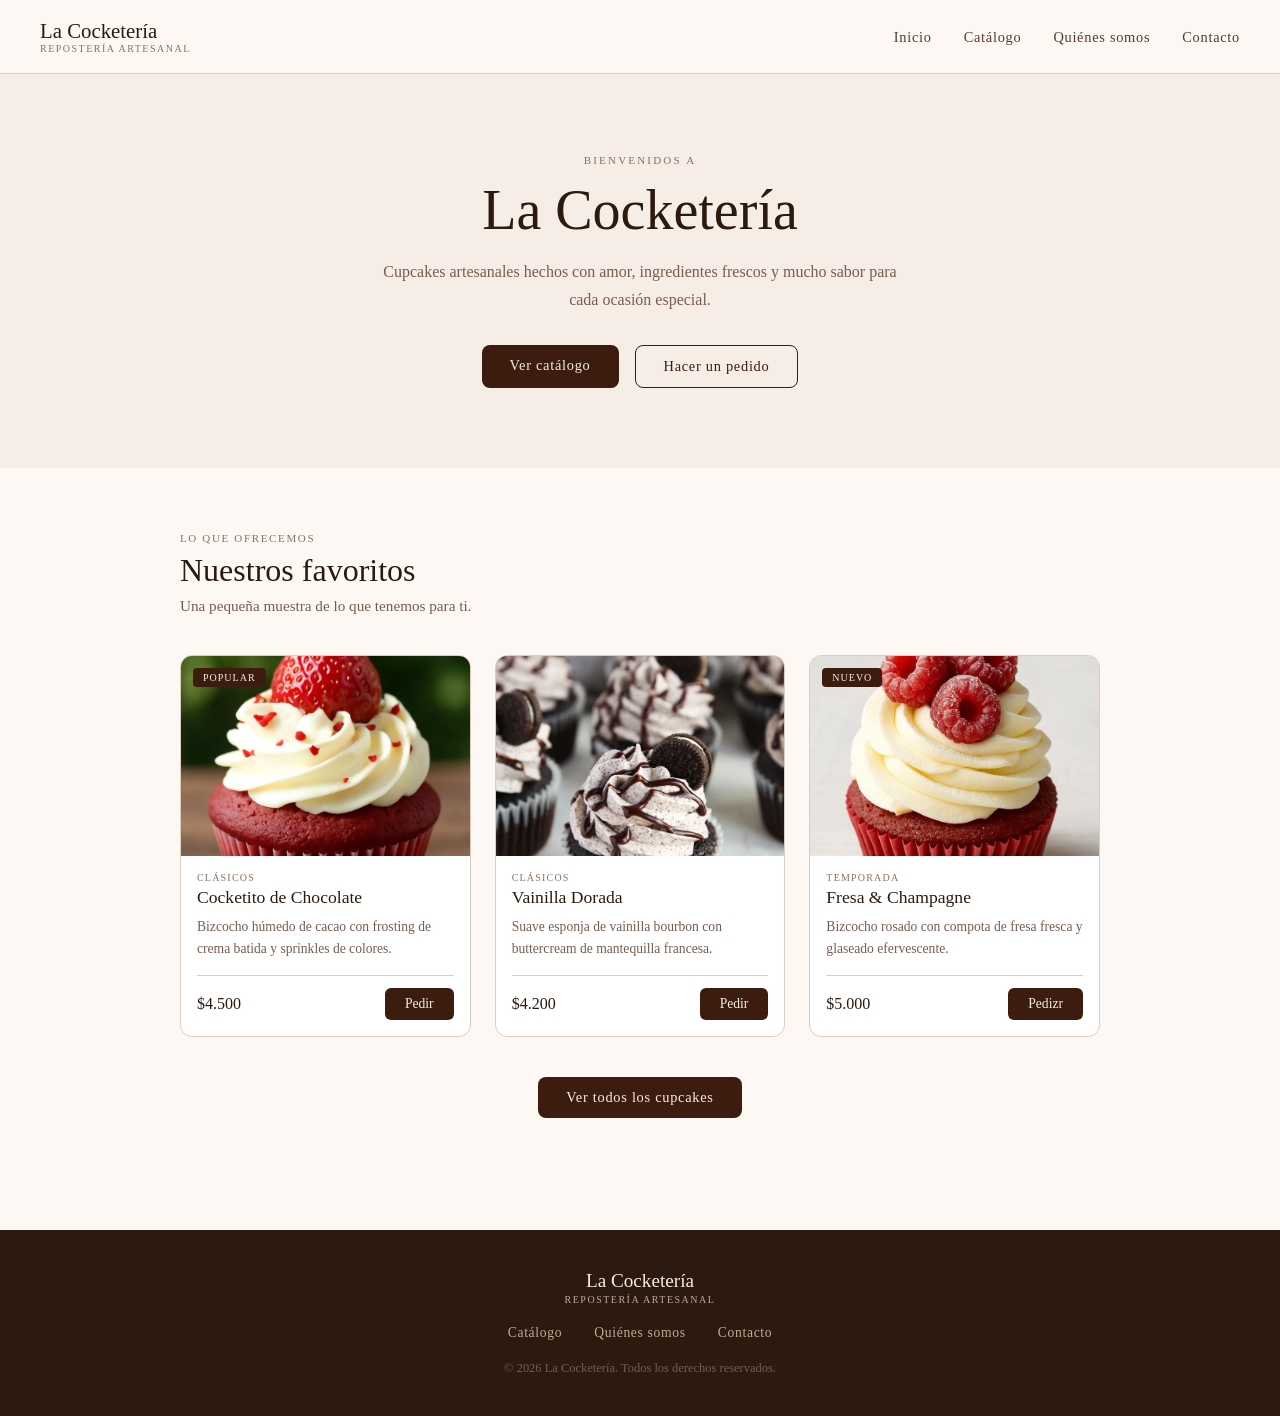
<file: index.html>
<!doctype html>
<html lang="es">
  <head>
    <meta charset="UTF-8" />
    <meta
      name="viewport"
      content="width=device-width, initial-scale=1.0"
    />
    <title>La Cocketería</title>
    <link
      rel="stylesheet"
      href="css/style-index.css"
    />
    <link
      rel="stylesheet"
      href="js-scroll-to-top/st-css.css"
    />
  </head>
  <body>
    <!-- ── NAVEGACIÓN ── -->
    <nav class="navbar">
      <div class="nav-logo">
        <p class="nav-logo-name">La Cocketería</p>
        <p class="nav-logo-sub">Repostería Artesanal</p>
      </div>
      <ul class="nav-links">
        <li><a href="index.html">Inicio</a></li>
        <li><a href="Catalogo.html">Catálogo</a></li>
        <li><a href="Cositas.html">Quiénes somos</a></li>
        <li><a href="contacto.html">Contacto</a></li>
      </ul>
    </nav>

    <!-- ── HERO ── -->
    <section class="hero">
      <div class="hero-content">
        <p class="hero-label">Bienvenidos a</p>
        <h1 class="hero-title">La Cocketería</h1>
        <p class="hero-subtitle">
          Cupcakes artesanales hechos con amor, ingredientes frescos y mucho
          sabor para cada ocasión especial.
        </p>
        <div class="hero-buttons">
          <a
            href="Catalogo.html"
            class="btn-primary"
            >Ver catálogo</a
          >
          <a
            href="contacto.html"
            class="btn-secondary"
            >Hacer un pedido</a
          >
        </div>
      </div>
    </section>

    <!-- ── CATÁLOGO RESUMEN ── -->
    <section class="catalog-section">
      <p class="section-label">Lo que ofrecemos</p>
      <h2 class="section-title">Nuestros favoritos</h2>
      <p class="section-subtitle">
        Una pequeña muestra de lo que tenemos para ti.
      </p>

      <div class="cards-grid">
        <!-- Tarjeta 1 -->
        <article class="card">
          <div class="card-img-wrap">
            <img
              src="images/1.jpg"
              alt="Cupcake de chocolate"
            />
            <span class="card-badge">Popular</span>
          </div>
          <div class="card-body">
            <span class="card-category">Clásicos</span>
            <h3 class="card-name">Cocketito de Chocolate</h3>
            <p class="card-desc">
              Bizcocho húmedo de cacao con frosting de crema batida y sprinkles
              de colores.
            </p>
            <div class="card-footer">
              <span class="card-price">$4.500</span>
              <a
                href="contacto.html"
                class="card-btn"
                >Pedir</a
              >
            </div>
          </div>
        </article>

        <!-- Tarjeta 2 -->
        <article class="card">
          <div class="card-img-wrap">
            <img
              src="images/2.jpg"
              alt="Cupcake de vainilla"
            />
          </div>
          <div class="card-body">
            <span class="card-category">Clásicos</span>
            <h3 class="card-name">Vainilla Dorada</h3>
            <p class="card-desc">
              Suave esponja de vainilla bourbon con buttercream de mantequilla
              francesa.
            </p>
            <div class="card-footer">
              <span class="card-price">$4.200</span>
              <a
                href="contacto.html"
                class="card-btn"
                >Pedir</a
              >
            </div>
          </div>
        </article>

        <!-- Tarjeta 3 -->
        <article class="card">
          <div class="card-img-wrap">
            <img
              src="images/3.jpg"
              alt="Cupcake de fresas"
            />
            <span class="card-badge">Nuevo</span>
          </div>
          <div class="card-body">
            <span class="card-category">Temporada</span>
            <h3 class="card-name">Fresa & Champagne</h3>
            <p class="card-desc">
              Bizcocho rosado con compota de fresa fresca y glaseado
              efervescente.
            </p>
            <div class="card-footer">
              <span class="card-price">$5.000</span>
              <a
                href="contacto.html"
                class="card-btn"
                >Pedizr</a
              >
            </div>
          </div>
        </article>
      </div>

      <!-- Botón ver todos -->
      <div class="catalog-cta">
        <a
          href="Catalogo.html"
          class="btn-primary"
          >Ver todos los cupcakes</a
        >
      </div>
    </section>
    <button id="btn-top">
      <span class="arrow"></span>
    </button>
    <script src="js-scroll-to-top/scroll-top.js"></script>
    <!-- ── FOOTER ── -->
    <footer class="footer">
      <div class="footer-inner">
        <div class="footer-brand">
          <p class="footer-name">La Cocketería</p>
          <p class="footer-tagline">Repostería Artesanal</p>
        </div>
        <div class="footer-links">
          <a href="catalogo.html">Catálogo</a>
          <a href="quienes-somos.html">Quiénes somos</a>
          <a href="contacto.html">Contacto</a>
        </div>
        <p class="footer-copy">
          © 2026 La Cocketería. Todos los derechos reservados.
        </p>
      </div>
    </footer>
    <button id="btn-top">
      <span class="arrow"></span>
    </button>
    <script src="js-scroll-to-top/scroll-top.js"></script>
  </body>
</html>
</file>
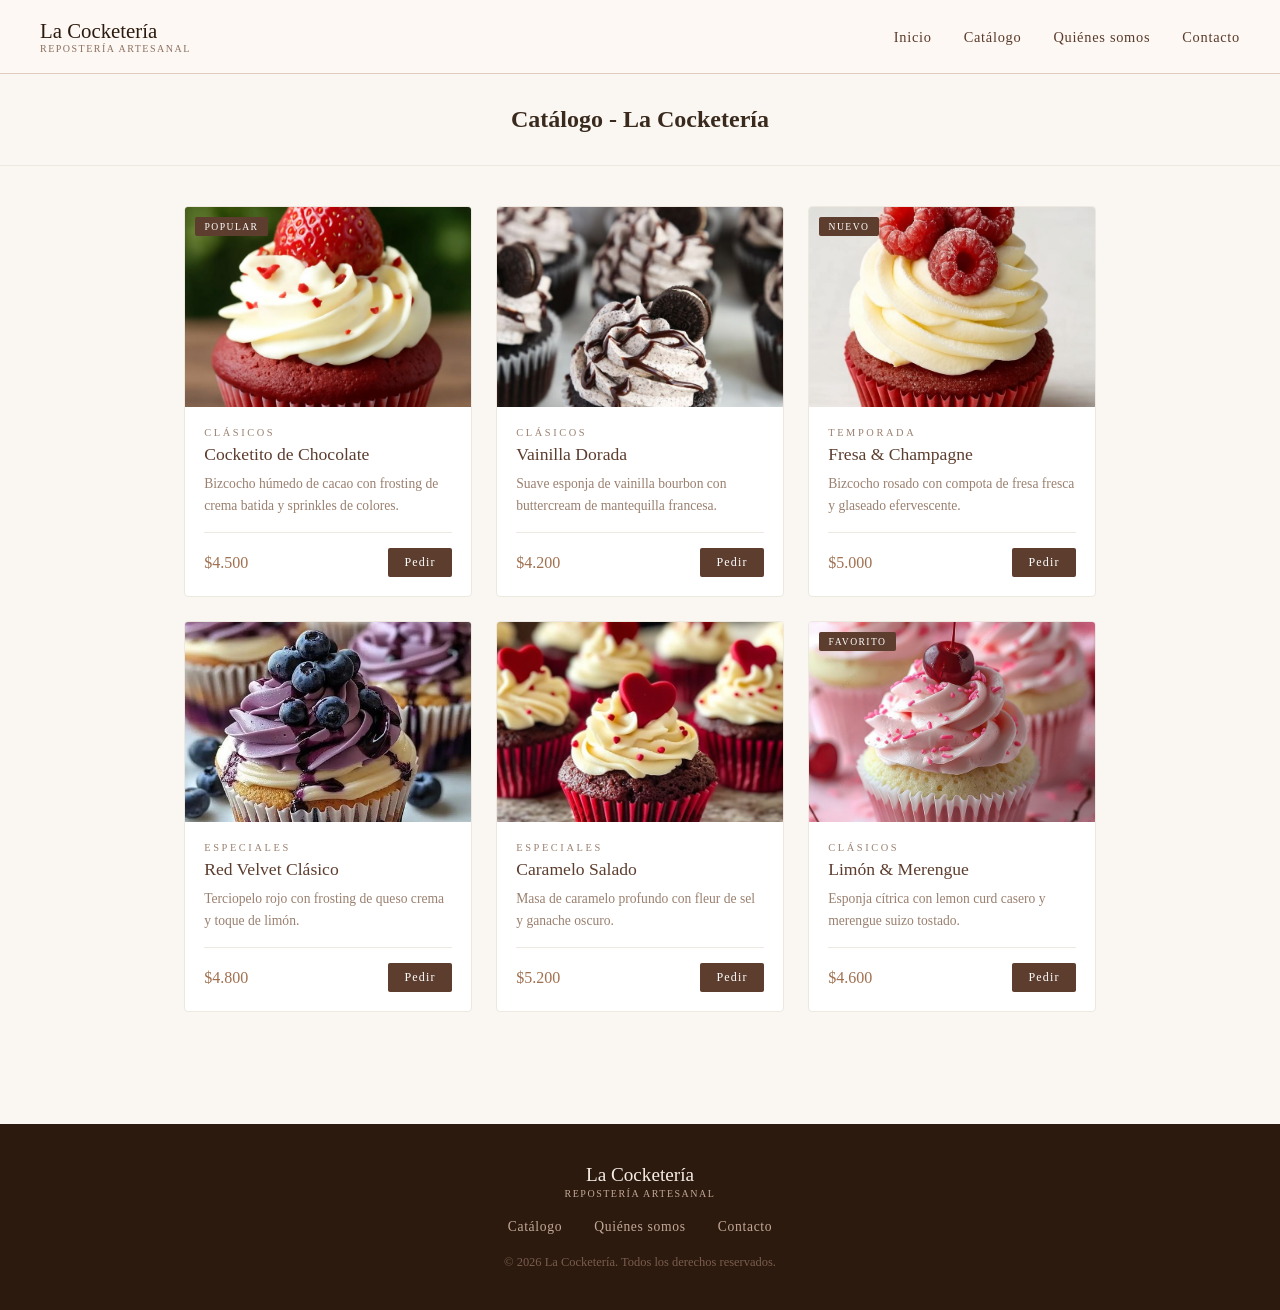
<file: Catalogo.html>
<!doctype html>
<html lang="es">
  <head>
    <meta charset="UTF-8" />
    <meta
      name="viewport"
      content="width=device-width, initial-scale=1.0"
    />
    <title>La Cocketería</title>
    <link
      rel="stylesheet"
      href="css/style-catalogo.css"
    />
    <link
      rel="stylesheet"
      href="js-scroll-to-top/st-css.css"
    />
  </head>
  <body>
    <header>
      <nav class="navbar">
        <div class="nav-logo">
          <p class="nav-logo-name">La Cocketería</p>
          <p class="nav-logo-sub">Repostería Artesanal</p>
        </div>
        <ul class="nav-links">
          <li><a href="index.html">Inicio</a></li>
          <li><a href="Catalogo.html">Catálogo</a></li>
          <li><a href="Cositas.html">Quiénes somos</a></li>
          <li><a href="contacto.html">Contacto</a></li>
        </ul>
      </nav>
    </header>

    <section class="catalogo-tlt">
      <h1>Catálogo - La Cocketería</h1>
    </section>

    <main>
      <article class="card">
        <div class="card-img-wrap">
          <img
            src="images/1.jpg"
            alt="Cupcake de chocolate"
          />
          <span class="card-badge">Popular</span>
        </div>
        <div class="card-body">
          <span class="card-category">Clásicos</span>
          <h2 class="card-name">Cocketito de Chocolate</h2>
          <p class="card-desc">
            Bizcocho húmedo de cacao con frosting de crema batida y sprinkles de
            colores.
          </p>
          <div class="card-footer">
            <span class="card-price">$4.500</span>
            <button class="card-btn">Pedir</button>
          </div>
        </div>
      </article>

      <article class="card">
        <div class="card-img-wrap">
          <img
            src="images/2.jpg"
            alt="Cupcake de vainilla"
          />
        </div>
        <div class="card-body">
          <span class="card-category">Clásicos</span>
          <h2 class="card-name">Vainilla Dorada</h2>
          <p class="card-desc">
            Suave esponja de vainilla bourbon con buttercream de mantequilla
            francesa.
          </p>
          <div class="card-footer">
            <span class="card-price">$4.200</span>
            <button class="card-btn">Pedir</button>
          </div>
        </div>
      </article>

      <article class="card">
        <div class="card-img-wrap">
          <img
            src="images/3.jpg"
            alt="Cupcake de fresas"
          />
          <span class="card-badge">Nuevo</span>
        </div>
        <div class="card-body">
          <span class="card-category">Temporada</span>
          <h2 class="card-name">Fresa & Champagne</h2>
          <p class="card-desc">
            Bizcocho rosado con compota de fresa fresca y glaseado efervescente.
          </p>
          <div class="card-footer">
            <span class="card-price">$5.000</span>
            <button class="card-btn">Pedir</button>
          </div>
        </div>
      </article>

      <article class="card">
        <div class="card-img-wrap">
          <img
            src="images/4.jpg"
            alt="Cupcake red velvet"
          />
        </div>
        <div class="card-body">
          <span class="card-category">Especiales</span>
          <h2 class="card-name">Red Velvet Clásico</h2>
          <p class="card-desc">
            Terciopelo rojo con frosting de queso crema y toque de limón.
          </p>
          <div class="card-footer">
            <span class="card-price">$4.800</span>
            <button class="card-btn">Pedir</button>
          </div>
        </div>
      </article>

      <article class="card">
        <div class="card-img-wrap">
          <img
            src="images/5.jpg"
            alt="Cupcake de caramelo"
          />
        </div>
        <div class="card-body">
          <span class="card-category">Especiales</span>
          <h2 class="card-name">Caramelo Salado</h2>
          <p class="card-desc">
            Masa de caramelo profundo con fleur de sel y ganache oscuro.
          </p>
          <div class="card-footer">
            <span class="card-price">$5.200</span>
            <button class="card-btn">Pedir</button>
          </div>
        </div>
      </article>

      <article class="card">
        <div class="card-img-wrap">
          <img
            src="images/6.jpg"
            alt="Cupcake de limón"
          />
          <span class="card-badge">Favorito</span>
        </div>
        <div class="card-body">
          <span class="card-category">Clásicos</span>
          <h2 class="card-name">Limón & Merengue</h2>
          <p class="card-desc">
            Esponja cítrica con lemon curd casero y merengue suizo tostado.
          </p>
          <div class="card-footer">
            <span class="card-price">$4.600</span>
            <button class="card-btn">Pedir</button>
          </div>
        </div>
      </article>
    </main>

    <footer class="footer">
      <div class="footer-inner">
        <div class="footer-brand">
          <p class="footer-name">La Cocketería</p>
          <p class="footer-tagline">Repostería Artesanal</p>
        </div>
        <div class="footer-links">
          <a href="catalogo.html">Catálogo</a>
          <a href="quienes-somos.html">Quiénes somos</a>
          <a href="contacto.html">Contacto</a>
        </div>
        <p class="footer-copy">
          © 2026 La Cocketería. Todos los derechos reservados.
        </p>
      </div>
    </footer>
    <button id="btn-top">
      <span class="arrow"></span>
    </button>
    <script src="js-scroll-to-top/scroll-top.js"></script>
  </body>
</html>
</file>
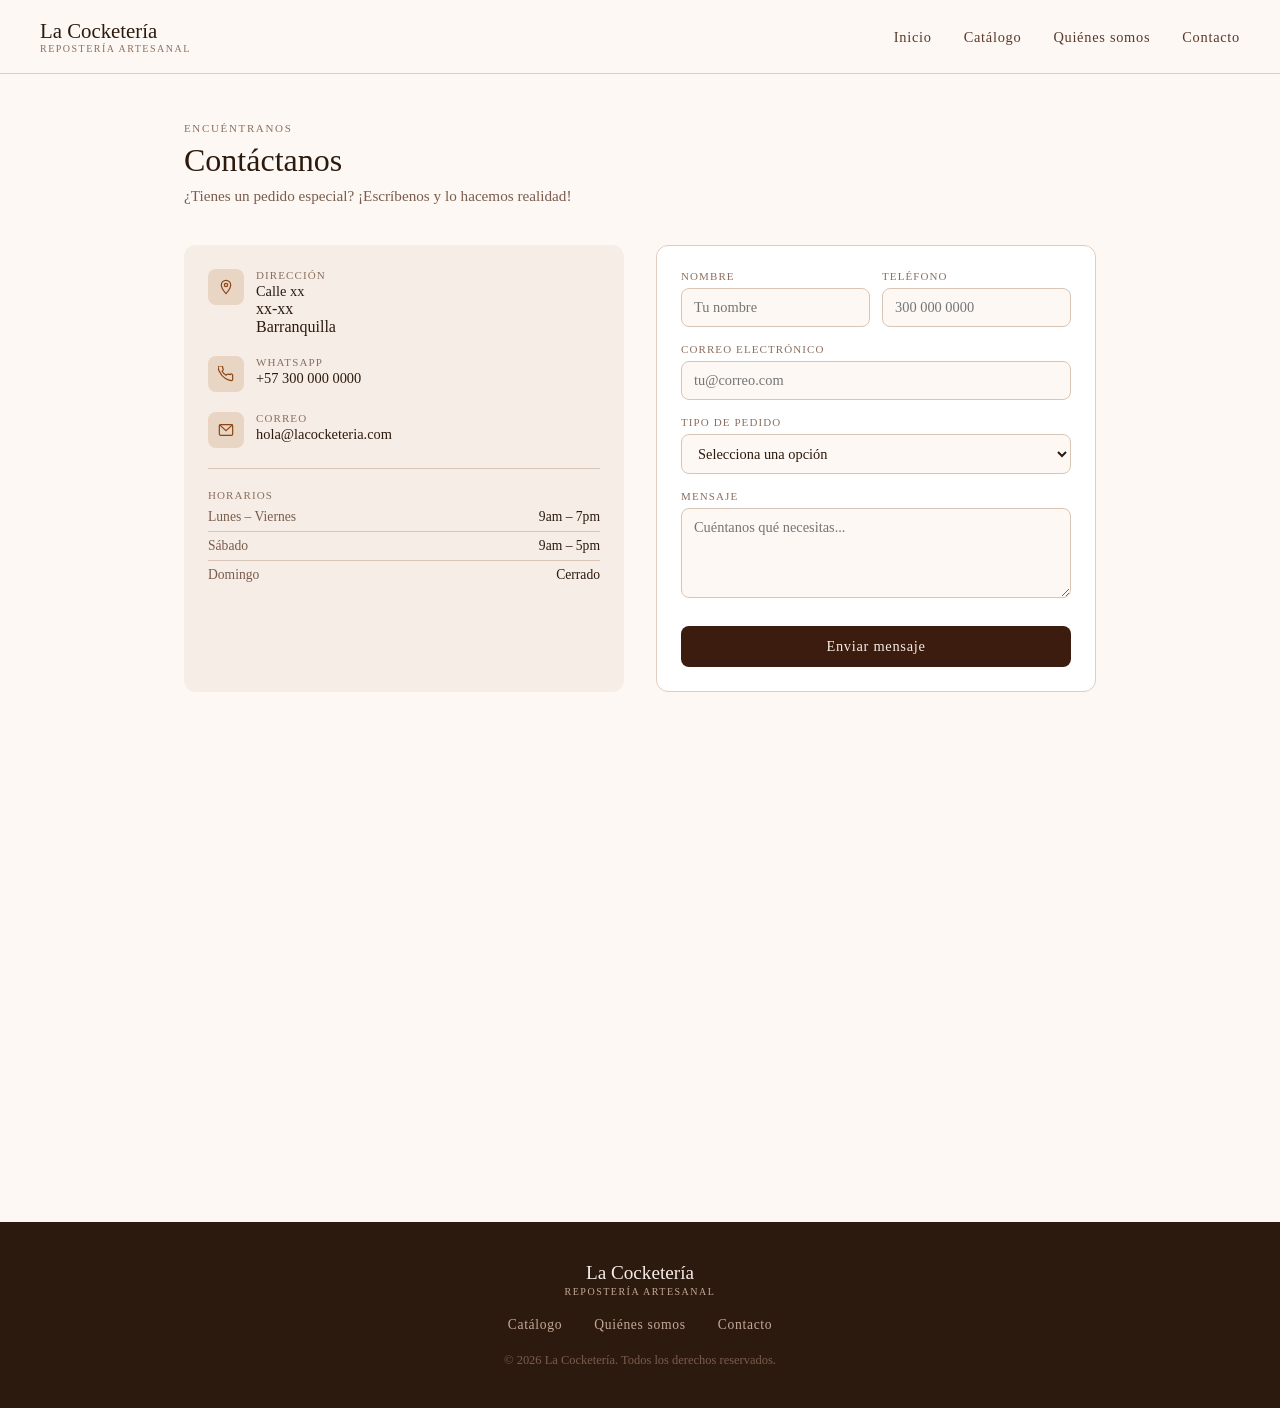
<file: contacto.html>
<!doctype html>
<html lang="es">
  <head>
    <meta charset="UTF-8" />
    <meta
      name="viewport"
      content="width=device-width, initial-scale=1.0"
    />
    <title>Contacto – La Cocketería</title>
    <link
      rel="stylesheet"
      href="css/styles-contacto.css"
    />
  </head>
  <body>
    <header>
        <nav class="navbar">
      <div class="nav-logo">
        <p class="nav-logo-name">La Cocketería</p>
        <p class="nav-logo-sub">Repostería Artesanal</p>
      </div>
      <ul class="nav-links">
        <li><a href="index.html">Inicio</a></li>
        <li><a href="Catalogo.html">Catálogo</a></li>
        <li><a href="Cositas.html">Quiénes somos</a></li>
        <li><a href="contacto.html">Contacto</a></li>
      </ul>
    </nav>
    </header>
    <section class="contact-section">
      <p class="section-label">Encuéntranos</p>
      <h2 class="section-title">Contáctanos</h2>
      <p class="section-subtitle">
        ¿Tienes un pedido especial? ¡Escríbenos y lo hacemos realidad!
      </p>

      <div class="contact-grid">
        <!-- Columna izquierda: información -->
        <div class="info-card">
          <div class="info-item">
            <div class="icon-box">
              <svg viewBox="0 0 24 24">
                <path
                  d="M12 2C8.13 2 5 5.13 5 9c0 5.25 7 13 7 13s7-7.75 7-13c0-3.87-3.13-7-7-7z"
                />
                <circle
                  cx="12"
                  cy="9"
                  r="2.5"
                />
              </svg>
            </div>
            <div>
              <p class="info-label">Dirección</p>
              <p class="info-value">Calle xx <div id="xx-xx">xx-xx</div> Barranquilla</p>
            </div>
          </div>

          <div class="info-item">
            <div class="icon-box">
              <svg viewBox="0 0 24 24">
                <path
                  d="M22 16.92v3a2 2 0 01-2.18 2 19.79 19.79 0 01-8.63-3.07A19.5 19.5 0 013.07 9.81 19.79 19.79 0 01.01 1.18 2 2 0 012 0h3a2 2 0 012 1.72 12.84 12.84 0 00.7 2.81 2 2 0 01-.45 2.11L6.09 7.91a16 16 0 006 6l1.27-1.27a2 2 0 012.11-.45 12.84 12.84 0 002.81.7A2 2 0 0122 14v2.92z"
                />
              </svg>
            </div>
            <div>
              <p class="info-label">WhatsApp</p>
              <p class="info-value">+57 300 000 0000</p>
            </div>
          </div>

          <div class="info-item">
            <div class="icon-box">
              <svg viewBox="0 0 24 24">
                <rect
                  x="2"
                  y="4"
                  width="20"
                  height="16"
                  rx="2"
                />
                <polyline points="2,4 12,13 22,4" />
              </svg>
            </div>
            <div>
              <p class="info-label">Correo</p>
              <p class="info-value">hola@lacocketeria.com</p>
            </div>
          </div>

          <hr class="divider" />

          <p class="info-label">Horarios</p>

          <div class="hour-row">
            <span class="day">Lunes – Viernes</span>
            <span class="time">9am – 7pm</span>
          </div>
          <div class="hour-row">
            <span class="day">Sábado</span>
            <span class="time">9am – 5pm</span>
          </div>
          <div class="hour-row">
            <span class="day">Domingo</span>
            <span class="time">Cerrado</span>
          </div>
        </div>

        <!-- Columna derecha: formulario -->
        <div class="form-card">
          <div class="form-row">
            <div class="form-group">
              <label for="nombre">Nombre</label>
              <input
                type="text"
                id="nombre"
                placeholder="Tu nombre"
              />
            </div>
            <div class="form-group">
              <label for="telefono">Teléfono</label>
              <input
                type="tel"
                id="telefono"
                placeholder="300 000 0000"
              />
            </div>
          </div>

          <div class="form-group">
            <label for="correo">Correo electrónico</label>
            <input
              type="email"
              id="correo"
              placeholder="tu@correo.com"
            />
          </div>

          <div class="form-group">
            <label for="pedido">Tipo de pedido</label>
            <select id="pedido">
              <option value="">Selecciona una opción</option>
              <option>Pedido personal</option>
              <option>Evento o celebración</option>
              <option>Pedido corporativo</option>
              <option>Otro</option>
            </select>
          </div>

          <div class="form-group">
            <label for="mensaje">Mensaje</label>
            <textarea
              id="mensaje"
              placeholder="Cuéntanos qué necesitas..."
            ></textarea>
          </div>

          <button class="btn">Enviar mensaje</button>
        </div>
      </div>
    </section>
    <div class="mapa-div">
    <iframe class="mapa" src="https://www.google.com/maps/embed?pb=!1m18!1m12!1m3!1d9064.981079918123!2d-74.77788518301989!3d10.991407361642903!2m3!1f0!2f0!3f0!3m2!1i1024!2i768!4f13.1!3m3!1m2!1s0x8ef42d0025832995%3A0x6ee5ef55547f7da6!2sRiwi!5e0!3m2!1ses-419!2sco!4v1776190576311!5m2!1ses-419!2sco" width="600" height="450" style="border:0;" allowfullscreen="" loading="lazy" referrerpolicy="no-referrer-when-downgrade"></iframe>
    </div>
    <footer class="footer">
      <div class="footer-inner">
        <div class="footer-brand">
          <p class="footer-name">La Cocketería</p>
          <p class="footer-tagline">Repostería Artesanal</p>
        </div>
        <div class="footer-links">
          <a href="catalogo.html">Catálogo</a>
          <a href="quienes-somos.html">Quiénes somos</a>
          <a href="contacto.html">Contacto</a>
        </div>
        <p class="footer-copy">
          © 2026 La Cocketería. Todos los derechos reservados.
        </p>
      </div>
    </footer>
  </body>
</html>
</file>
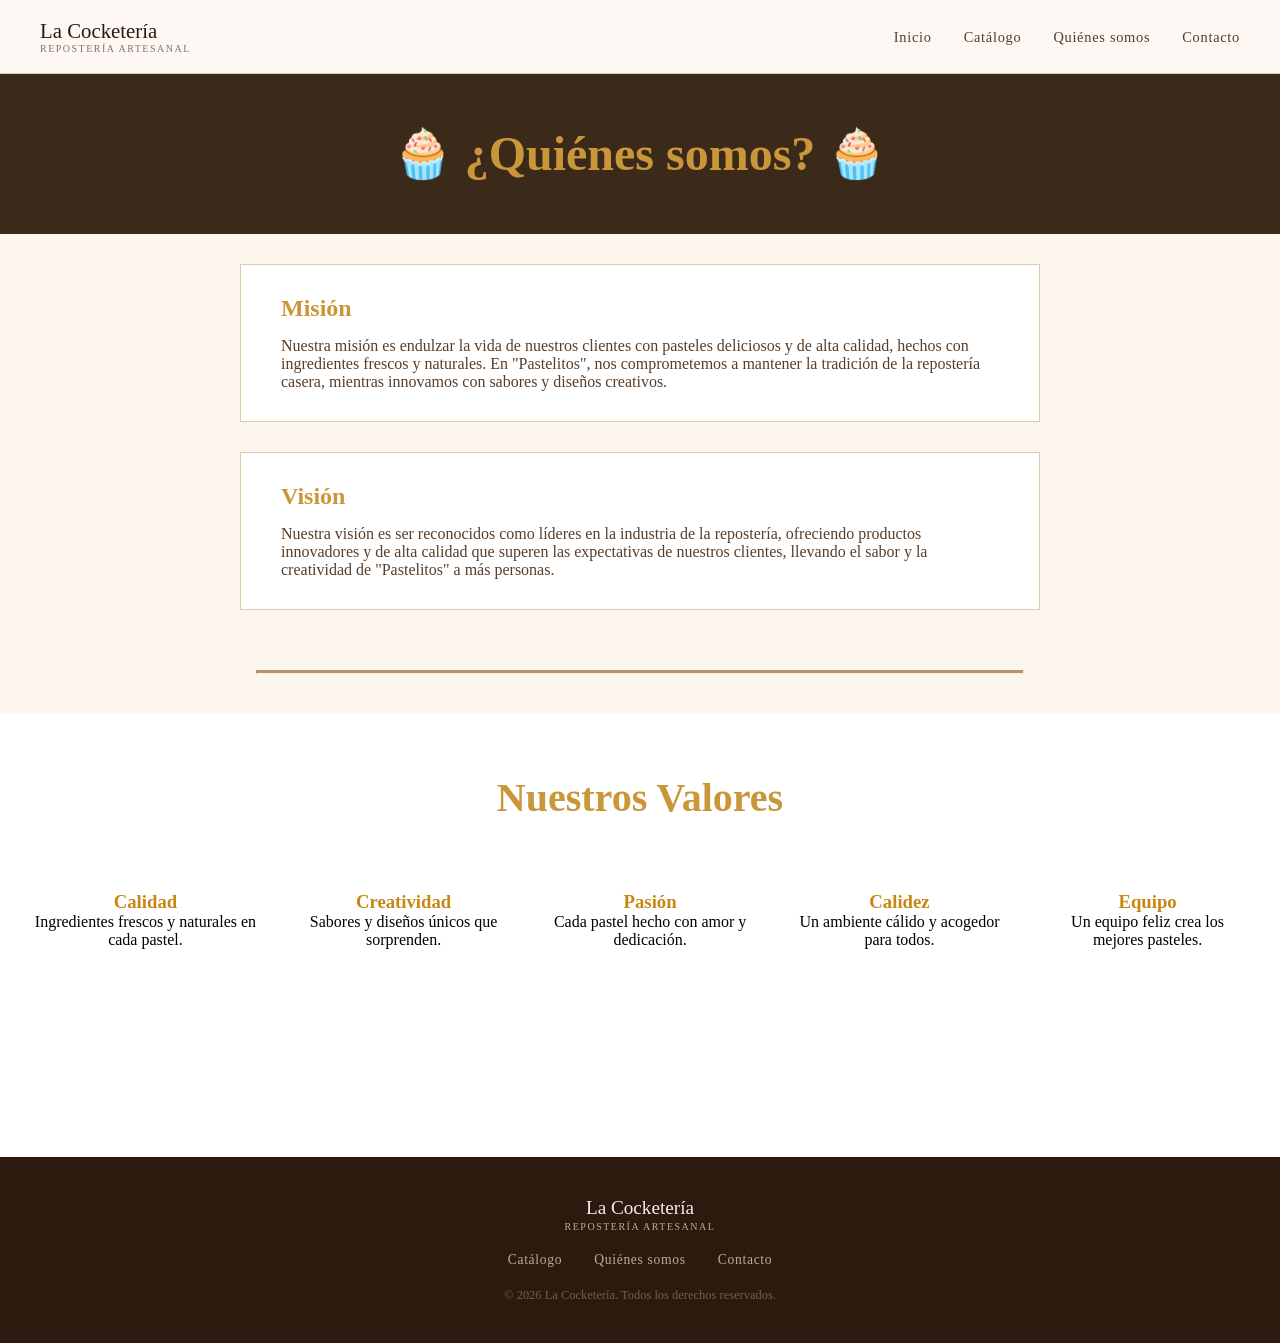
<file: Cositas.html>
<!DOCTYPE html>
<html lang="es">
<head>
    <meta charset="UTF-8">
    <meta name="viewport" content="width=device-width, initial-scale=1.0">
    <title>¿Quiénes somos?</title>
    <link rel="stylesheet" href="css/estilos_cute.css">
     <link
      rel="stylesheet"
      href="js-scroll-to-top/st-css.css"
    />

     
</head>
<body>
    <header>
        <nav class="navbar">
      <div class="nav-logo">
        <p class="nav-logo-name">La Cocketería</p>
        <p class="nav-logo-sub">Repostería Artesanal</p>
      </div>
      <ul class="nav-links">
        <li><a href="index.html">Inicio</a></li>
        <li><a href="Catalogo.html">Catálogo</a></li>
        <li><a href="Cositas.html">Quiénes somos</a></li>
        <li><a href="contacto.html">Contacto</a></li>
      </ul>
        </nav>
    </header>

    <section id="quienes-somos">

        <div class="intro">
            <h1> 🧁 ¿Quiénes somos? 🧁 </h1>
             
        </div>

        <div class="cards">
            <section class="mv-cards"> 
            <section id="mision" class="card">
                <h2>Misión</h2>
                <p>Nuestra misión es endulzar la vida de nuestros clientes con pasteles deliciosos y de alta calidad, hechos con ingredientes frescos y naturales. En "Pastelitos", nos comprometemos a mantener la tradición de la repostería casera, mientras innovamos con sabores y diseños creativos.</p>
            </section>
            
            <section id="vision" class="card">
                
                <h2>Visión</h2>
                <p>Nuestra visión es ser reconocidos como líderes en la industria de la repostería, ofreciendo productos innovadores y de alta calidad que superen las expectativas de nuestros clientes, llevando el sabor y la creatividad de "Pastelitos" a más personas.</p>
            </section>
            </section>
            <hr class="linea-separadora">
          <section id="valores">
                <h2>Nuestros Valores</h2>
                 
             <div class="valores-grid">
                 <div class="valor">
                     
                     <h3>Calidad</h3>
                     <p>Ingredientes frescos y naturales en cada pastel.</p>
                    </div>
                    
                    <div class="valor">
                        
                        <h3>Creatividad</h3>
                        <p>Sabores y diseños únicos que sorprenden.</p>
                    </div>
                    
                    <div class="valor">
                        
                        <h3>Pasión</h3>
                        <p>Cada pastel hecho con amor y dedicación.</p>
                    </div>
                    
                    <div class="valor"> 
                        <h3>Calidez</h3>
                        <p>Un ambiente cálido y acogedor para todos.</p>
                    </div>
                    
                    <div class="valor">
                        
                        <h3>Equipo</h3>
                        <p>Un equipo feliz crea los mejores pasteles.</p>
                    </div> 
                </div>
             </section>

                <footer class="footer">
                    <div class="footer-inner">
                        <div class="footer-brand">
                            <p class="footer-name">La Cocketería</p>
                            <p class="footer-tagline">Repostería Artesanal</p>
                        </div>
                        <div class="footer-links">
                            <a href="catalogo.html">Catálogo</a>
                            <a href="quienes-somos.html">Quiénes somos</a>
                            <a href="contacto.html">Contacto</a>
                        </div>
                        <p class="footer-copy">
                            © 2026 La Cocketería. Todos los derechos reservados.
                        </p>
                    </div>
                </footer>     
            </section>    
            <button id="btn-top">
            <span class="arrow"></span>
            </button>
            <script src="js-scroll-to-top/scroll-top.js"></script>
</body>
</html>
</file>
<file: css/style-index.css>
/* ── Reset básico ── */
* {
  box-sizing: border-box;
  margin: 0;
  padding: 0;
}

/* ── Body general ── */
body {
  font-family: "Georgia", serif;
  background-color: #fdf8f4;
  color: #2c1a0e;
}

/* ────────────────────────────
   NAVEGACIÓN
──────────────────────────── */
.navbar {
  display: flex;
  justify-content: space-between;
  align-items: center;
  padding: 1.2rem 2.5rem;
  background-color: #fdf8f4;
  border-bottom: 1px solid #e0ccbf;
}

.nav-logo-name {
  font-size: 1.3rem;
  font-weight: 400;
  color: #2c1a0e;
}

.nav-logo-sub {
  font-size: 10px;
  letter-spacing: 0.15em;
  text-transform: uppercase;
  color: #8b6f5e;
}

.nav-links {
  list-style: none;
  display: flex;
  gap: 2rem;
}

.nav-links a {
  text-decoration: none;
  font-size: 0.9rem;
  color: #5a3a2a;
  letter-spacing: 0.05em;
}

.nav-links a:hover {
  color: #8b4513;
}

/* ────────────────────────────
   HERO
──────────────────────────── */
.hero {
  background-color: #f5ede6;
  padding: 5rem 2.5rem;
  text-align: center;
}

.hero-label {
  font-size: 11px;
  letter-spacing: 0.2em;
  text-transform: uppercase;
  color: #8b6f5e;
  margin-bottom: 0.75rem;
}

.hero-title {
  font-size: 3.5rem;
  font-weight: 400;
  color: #2c1a0e;
  margin-bottom: 1rem;
}

.hero-subtitle {
  font-size: 1rem;
  color: #7a5c4e;
  max-width: 520px;
  margin: 0 auto 2rem;
  line-height: 1.7;
}

.hero-buttons {
  display: flex;
  justify-content: center;
  gap: 1rem;
}

/* ────────────────────────────
   BOTONES
──────────────────────────── */
.btn-primary {
  display: inline-block;
  padding: 12px 28px;
  background-color: #3b1c0e;
  color: #f5ede6;
  text-decoration: none;
  border-radius: 8px;
  font-size: 0.9rem;
  letter-spacing: 0.05em;
  font-family: "Georgia", serif;
}

.btn-primary:hover {
  background-color: #5a2d14;
}

.btn-secondary {
  display: inline-block;
  padding: 12px 28px;
  background-color: transparent;
  color: #3b1c0e;
  text-decoration: none;
  border-radius: 8px;
  border: 1px solid #3b1c0e;
  font-size: 0.9rem;
  letter-spacing: 0.05em;
  font-family: "Georgia", serif;
}

.btn-secondary:hover {
  background-color: #e8d5c4;
}

/* ────────────────────────────
   SECCIÓN CATÁLOGO RESUMEN
──────────────────────────── */
.catalog-section {
  padding: 4rem 2.5rem;
  max-width: 1000px;
  margin: 0 auto;
}

.section-label {
  font-size: 11px;
  letter-spacing: 0.15em;
  text-transform: uppercase;
  color: #8b6f5e;
  margin-bottom: 0.5rem;
}

.section-title {
  font-size: 2rem;
  font-weight: 400;
  color: #2c1a0e;
  margin-bottom: 0.5rem;
}

.section-subtitle {
  font-size: 0.95rem;
  color: #7a5c4e;
  margin-bottom: 2.5rem;
}

/* ── Grid de tarjetas ── */
.cards-grid {
  display: grid;
  grid-template-columns: 1fr 1fr 1fr;
  gap: 1.5rem;
}

/* ── Tarjeta ── */
.card {
  background-color: #ffffff;
  border: 1px solid #e0ccbf;
  border-radius: 12px;
  overflow: hidden;
}

/* ── Imagen de la tarjeta ── */
.card-img-wrap {
  position: relative;
}

.card-img-wrap img {
  width: 100%;
  height: 200px;
  object-fit: cover;
  display: block;
}

/* ── Badge (Popular / Nuevo / Favorito) ── */
.card-badge {
  position: absolute;
  top: 12px;
  left: 12px;
  background-color: #3b1c0e;
  color: #f5ede6;
  font-size: 10px;
  letter-spacing: 0.1em;
  text-transform: uppercase;
  padding: 4px 10px;
  border-radius: 4px;
}

/* ── Cuerpo de la tarjeta ── */
.card-body {
  padding: 1rem;
}

.card-category {
  font-size: 10px;
  letter-spacing: 0.12em;
  text-transform: uppercase;
  color: #8b6f5e;
  display: block;
  margin-bottom: 0.25rem;
}

.card-name {
  font-size: 1.1rem;
  font-weight: 400;
  color: #2c1a0e;
  margin-bottom: 0.5rem;
}

.card-desc {
  font-size: 0.85rem;
  color: #7a5c4e;
  line-height: 1.6;
  margin-bottom: 1rem;
}

/* ── Pie de la tarjeta ── */
.card-footer {
  display: flex;
  justify-content: space-between;
  align-items: center;
  border-top: 1px solid #e0ccbf;
  padding-top: 0.75rem;
}

.card-price {
  font-size: 1rem;
  color: #2c1a0e;
}

.card-btn {
  display: inline-block;
  padding: 8px 20px;
  background-color: #3b1c0e;
  color: #f5ede6;
  text-decoration: none;
  border-radius: 6px;
  font-size: 0.85rem;
  font-family: "Georgia", serif;
}

.card-btn:hover {
  background-color: #5a2d14;
}

/* ── Botón "ver todos" ── */
.catalog-cta {
  text-align: center;
  margin-top: 2.5rem;
}

/* ────────────────────────────
   FOOTER
──────────────────────────── */
.footer {
  background-color: #2c1a0e;
  padding: 2.5rem;
  margin-top: 3rem;
}

.footer-inner {
  max-width: 1000px;
  margin: 0 auto;
  display: flex;
  flex-direction: column;
  align-items: center;
  gap: 1.25rem;
  text-align: center;
}

.footer-name {
  font-size: 1.2rem;
  font-weight: 400;
  color: #f5ede6;
}

.footer-tagline {
  font-size: 10px;
  letter-spacing: 0.15em;
  text-transform: uppercase;
  color: #c4a898;
  margin-top: 2px;
}

.footer-links {
  display: flex;
  gap: 2rem;
}

.footer-links a {
  text-decoration: none;
  font-size: 0.85rem;
  color: #c4a898;
  letter-spacing: 0.05em;
}

.footer-links a:hover {
  color: #f5ede6;
}

.footer-copy {
  font-size: 0.78rem;
  color: #7a5c4e;
}
</file>
<file: js-scroll-to-top/st-css.css>
/* ── Botón subir al inicio ── */
#btn-top {
  position: fixed;
  bottom: 15rem;
  right: 2rem;
  width: 42px;
  height: 40px;
  border: 1px solid #8b4513;
  border-radius: 8px;
  background-color: #fdf8f4;
  cursor: pointer;
  display: flex;
  align-items: center;
  justify-content: center;

  /* Empieza invisible */
  opacity: 0;
  pointer-events: none;

  /* Transición suave */
  transition:
    opacity 0.3s ease,
    background-color 0.2s ease;
}

/* Cuando tiene la clase visible, aparece */
#btn-top.visible {
  opacity: 1;
  pointer-events: auto;
}

#btn-top:hover {
  background-color: #e8d5c4;
}

/* La flecha hecha con bordes CSS */
#btn-top .arrow {
  width: 10px;
  height: 10px;
  border-top: 2px solid #8b4513;
  border-right: 2px solid #8b4513;
  transform: rotate(-45deg);
  margin-top: 4px;
}
</file>
<file: css/style-catalogo.css>
:root {
  --cream: #faf7f2;
  --brown: #5c3d2e;
  --soft-brown: #a0704f;
  --light: #ede8e0;
  --text: #3a2a1e;
  --muted: #9a8070;
}

* {
  margin: 0;
  padding: 0;
  box-sizing: border-box;
}

body {
  background-color: var(--cream);
  font-family: "Georgia", serif;
  color: var(--text);
}

/* ────────────────────────────
  NAVEGACIÓN
──────────────────────────── */
.navbar {
  display: flex;
  justify-content: space-between;
  align-items: center;
  padding: 1.2rem 2.5rem;
  background-color: #fdf8f4;
  border-bottom: 1px solid #e0ccbf;
}

.nav-logo-name {
  font-size: 1.3rem;
  font-weight: 400;
  color: #2c1a0e;
}

.nav-logo-sub {
  font-size: 10px;
  letter-spacing: 0.15em;
  text-transform: uppercase;
  color: #8b6f5e;
}

.nav-links {
  list-style: none;
  display: flex;
  gap: 2rem;
}

.nav-links a {
  text-decoration: none;
  font-size: 0.9rem;
  color: #5a3a2a;
  letter-spacing: 0.05em;
}

.nav-links a:hover {
  color: #8b4513;
}

/* Antiguo header */
.catalogo-tlt {
  text-align: center;
  padding: 2rem 1rem 2rem;
  border-bottom: 1px solid var(--light);
}

header h1 {
  font-size: 2.2rem;
  font-weight: normal;
  letter-spacing: 0.05em;
  color: var(--brown);
}

/* header p {
  margin-top: 0.5rem;
  font-size: 0.9rem;
  color: var(--muted);
  letter-spacing: 0.15em;
  text-transform: uppercase;
} */

main {
  max-width: 960px;
  margin: 2.5rem auto;
  padding: 0 1.5rem 4rem;
  display: grid;
  grid-template-columns: repeat(auto-fill, minmax(240px, 1fr));
  gap: 1.5rem;
}

.card {
  background: white;
  border: 1px solid var(--light);
  border-radius: 4px;
  overflow: hidden;
  transition:
    border-color 0.2s ease,
    box-shadow 0.2s ease;
}

.card:hover {
  border-color: var(--soft-brown);
  box-shadow: 0 4px 16px rgba(92, 61, 46, 0.1);
}

.card img {
  width: 100%;
  height: 200px;
  object-fit: cover;
  display: block;
}

.card-body {
  padding: 1.2rem;
}

.card-category {
  font-size: 0.65rem;
  letter-spacing: 0.25em;
  text-transform: uppercase;
  color: var(--muted);
  display: block;
  margin-bottom: 0.4rem;
}

.card-name {
  font-size: 1.1rem;
  font-weight: normal;
  color: var(--brown);
  margin-bottom: 0.5rem;
}

.card-desc {
  font-size: 0.85rem;
  color: var(--muted);
  line-height: 1.6;
  margin-bottom: 1rem;
}

.card-footer {
  display: flex;
  align-items: center;
  justify-content: space-between;
  border-top: 1px solid var(--light);
  padding-top: 0.9rem;
}

.card-price {
  font-size: 1rem;
  color: var(--soft-brown);
}

.card-btn {
  background: var(--brown);
  color: white;
  border: none;
  font-family: Georgia, serif;
  font-size: 0.75rem;
  letter-spacing: 0.1em;
  padding: 0.45rem 1rem;
  border-radius: 2px;
  cursor: pointer;
  transition: background 0.2s ease;
}

.card-btn:hover {
  background: var(--soft-brown);
}

.card-img-wrap {
  position: relative;
}

.card-badge {
  position: absolute;
  top: 10px;
  left: 10px;
  background: var(--brown);
  color: white;
  font-size: 0.6rem;
  letter-spacing: 0.15em;
  text-transform: uppercase;
  padding: 0.25rem 0.6rem;
  border-radius: 2px;
}

.page-footer {
  text-align: center;
  padding: 2rem;
  border-top: 1px solid var(--light);
  font-size: 0.75rem;
  letter-spacing: 0.2em;
  text-transform: uppercase;
  color: var(--muted);
}

.footer {
  background-color: #2c1a0e;
  padding: 2.5rem;
  margin-top: 3rem;
}

.footer-inner {
  max-width: 1000px;
  margin: 0 auto;
  display: flex;
  flex-direction: column;
  align-items: center;
  gap: 1.25rem;
  text-align: center;
}

.footer-name {
  font-size: 1.2rem;
  font-weight: 400;
  color: #f5ede6;
}

.footer-tagline {
  font-size: 10px;
  letter-spacing: 0.15em;
  text-transform: uppercase;
  color: #c4a898;
  margin-top: 2px;
}

.footer-links {
  display: flex;
  gap: 2rem;
}

.footer-links a {
  text-decoration: none;
  font-size: 0.85rem;
  color: #c4a898;
  letter-spacing: 0.05em;
}

.footer-links a:hover {
  color: #f5ede6;
}

.footer-copy {
  font-size: 0.78rem;
  color: #7a5c4e;
}
</file>
<file: css/styles-contacto.css>
/* ── Reset básico ── */
* {
  box-sizing: border-box;
  margin: 0;
  padding: 0;
}

/* ────────────────────────────
   NAVEGACIÓN
──────────────────────────── */
.navbar {
  display: flex;
  justify-content: space-between;
  align-items: center;
  padding: 1.2rem 2.5rem;
  background-color: #fdf8f4;
  border-bottom: 1px solid #e0ccbf;
}

.nav-logo-name {
  font-size: 1.3rem;
  font-weight: 400;
  color: #2c1a0e;
}

.nav-logo-sub {
  font-size: 10px;
  letter-spacing: 0.15em;
  text-transform: uppercase;
  color: #8b6f5e;
}

.nav-links {
  list-style: none;
  display: flex;
  gap: 2rem;
}

.nav-links a {
  text-decoration: none;
  font-size: 0.9rem;
  color: #5a3a2a;
  letter-spacing: 0.05em;
}

.nav-links a:hover {
  color: #8b4513;
}
/* ── Estilos generales del body ── */
body {
  font-family: "Georgia", serif;
  background-color: #fdf8f4;
  color: #2c1a0e;
}

/* ── Sección principal ── */
.contact-section {
  padding: 3rem 1.5rem;
  max-width: 960px;
  margin: 0 auto;
}

/* ── Encabezado ── */
.section-label {
  font-size: 11px;
  letter-spacing: 0.15em;
  text-transform: uppercase;
  color: #8b6f5e;
  margin-bottom: 0.5rem;
}

.section-title {
  font-size: 2rem;
  font-weight: 400;
  color: #2c1a0e;
  margin-bottom: 0.5rem;
}

.section-subtitle {
  font-size: 0.95rem;
  color: #7a5c4e;
  margin-bottom: 2.5rem;
}

/* ── Grid de dos columnas ── */
.contact-grid {
  display: grid;
  grid-template-columns: 1fr 1fr;
  gap: 2rem;
}

/* ── Tarjeta de información ── */
.info-card {
  background-color: #f5ede6;
  border-radius: 12px;
  padding: 1.5rem;
}

.info-item {
  display: flex;
  align-items: flex-start;
  gap: 12px;
  margin-bottom: 1.25rem;
}

.icon-box {
  width: 36px;
  height: 36px;
  border-radius: 8px;
  background-color: #e8d5c4;
  display: flex;
  align-items: center;
  justify-content: center;
  flex-shrink: 0;
}

.icon-box svg {
  width: 16px;
  height: 16px;
  stroke: #8b4513;
  fill: none;
  stroke-width: 1.8;
}

.info-label {
  font-size: 11px;
  letter-spacing: 0.1em;
  text-transform: uppercase;
  color: #8b6f5e;
  margin-bottom: 2px;
}

.info-value {
  font-size: 0.9rem;
  color: #2c1a0e;
}

/* ── Separador ── */
.divider {
  border: none;
  border-top: 1px solid #d9c5b5;
  margin: 1.25rem 0;
}

/* ── Tabla de horarios ── */
.hour-row {
  display: flex;
  justify-content: space-between;
  font-size: 0.85rem;
  padding: 6px 0;
  border-bottom: 1px solid #d9c5b5;
}

.hour-row:last-child {
  border-bottom: none;
}

.hour-row .day {
  color: #7a5c4e;
}

.hour-row .time {
  color: #2c1a0e;
}

/* ── Tarjeta del formulario ── */
.form-card {
  background-color: #ffffff;
  border: 1px solid #e0ccbf;
  border-radius: 12px;
  padding: 1.5rem;
}

/* ── Fila doble dentro del formulario ── */
.form-row {
  display: grid;
  grid-template-columns: 1fr 1fr;
  gap: 12px;
}

/* ── Grupo de campo ── */
.form-group {
  margin-bottom: 1rem;
}

/* ── Etiquetas ── */
label {
  display: block;
  font-size: 11px;
  letter-spacing: 0.1em;
  text-transform: uppercase;
  color: #8b6f5e;
  margin-bottom: 6px;
}

/* ── Campos del formulario ── */
input,
textarea,
select {
  width: 100%;
  padding: 10px 12px;
  border: 1px solid #d9c5b5;
  border-radius: 8px;
  font-size: 0.9rem;
  background-color: #fdf8f4;
  color: #2c1a0e;
  font-family: "Georgia", serif;
}

input:focus,
textarea:focus,
select:focus {
  outline: none;
  border-color: #8b4513;
}

textarea {
  resize: vertical;
  min-height: 90px;
}

/* ── Botón de envío ── */
.btn {
  width: 100%;
  padding: 12px;
  background-color: #3b1c0e;
  color: #f5ede6;
  border: none;
  border-radius: 8px;
  font-size: 0.9rem;
  letter-spacing: 0.05em;
  cursor: pointer;
  margin-top: 0.5rem;
  font-family: "Georgia", serif;
}

.btn:hover {
  background-color: #5a2d14;
}

.footer {
  background-color: #2c1a0e;
  padding: 2.5rem;
}

.footer-inner {
  max-width: 1000px;
  margin: 0 auto;
  display: flex;
  flex-direction: column;
  align-items: center;
  gap: 1.25rem;
  text-align: center;
}

.footer-name {
  font-size: 1.2rem;
  font-weight: 400;
  color: #f5ede6;
}

.footer-tagline {
  font-size: 10px;
  letter-spacing: 0.15em;
  text-transform: uppercase;
  color: #c4a898;
  margin-top: 2px;
}

.footer-links {
  display: flex;
  gap: 2rem;
}

.footer-links a {
  text-decoration: none;
  font-size: 0.85rem;
  color: #c4a898;
  letter-spacing: 0.05em;
}

.footer-links a:hover {
  color: #f5ede6;
}

.footer-copy {
  font-size: 0.78rem;
  color: #7a5c4e;
}

.mapa-div  {
  display: flex;
  justify-content: center;
  max-width: 100%;
  height: 450px;
  border: none;
  border-radius: 12px;
  margin-top: 2rem;
}

.mapa {
  width: 100%;
  height: 100%;
  border: none;
  border-radius: 12px;
}
</file>
<file: css/estilos_cute.css>
* {
  margin: 0;
  padding: 0;
  box-sizing: border-box;
}

/* ────────────────────────────
   NAVEGACIÓN
──────────────────────────── */
.navbar {
  display: flex;
  justify-content: space-between;
  align-items: center;
  padding: 1.2rem 2.5rem;
  background-color: #fdf8f4;
  border-bottom: 1px solid #e0ccbf;
}

.nav-logo-name {
  font-size: 1.3rem;
  font-weight: 400;
  color: #2c1a0e;
}

.nav-logo-sub {
  font-size: 10px;
  letter-spacing: 0.15em;
  text-transform: uppercase;
  color: #8b6f5e;
}

.nav-links {
  list-style: none;
  display: flex;
  gap: 2rem;
}

.nav-links a {
  text-decoration: none;
  font-size: 0.9rem;
  color: #5a3a2a;
  letter-spacing: 0.05em;
}

.nav-links a:hover {
  color: #8b4513;
}

body {
  font-family: "Georgia", serif;
  background-color: #fdf6ee;
  color: #e9e3de;
  /* line-height: 1.8; */
}

.intro {
  text-align: center;
  display: flex;
  flex-direction: column;
  justify-content: center;
  /* padding: 60px 20px; */
  background-color: #3b2a1a;
  height: 10rem;
}

.intro h1 {
  font-family: "Playfair Display", serif;
  font-size: 3rem;
  color: #c9973a;
}

.subtitulo {
  color: #d4b896;
  margin-top: 10px;
  letter-spacing: 2px;
  text-transform: uppercase;
}

#nuestra-historia {
  max-width: 800px;
  margin: 50px auto;
  padding: 40px;
  background-color: #fff;
  border: 1px solid #e0c9a6;
}

#nuestra-historia h2 {
  font-family: "Playfair Display", serif;
  color: #c9973a;
  margin-bottom: 20px;
  border-bottom: 1px solid #e0c9a6;
  padding-bottom: 10px;
}

#nuestra-historia p {
  color: #5a3e28;
  margin-bottom: 15px;
}

/* MISIÓN Y VISIÓN */
#mision,
#vision {
  max-width: 800px;
  margin: 30px auto;
  padding: 30px 40px;
  background-color: #fff;
  border: 1px solid #e0c9a6;
}

#mision h2,
#vision h2 {
  font-family: "Playfair Display", serif;
  color: #c9973a;
  margin-bottom: 15px;
}

#mision p,
#vision p {
  color: #5a3e28;
}

/* VALORES */
#valores {
  background-color: #fff;
  min-height: 443px;
  padding: 60px 30px;
  text-align: center;
  margin-top: 40px;
}
.valores-grid {
  display: flex;
  justify-content: center;
  gap: 40px;
  padding-top: 70px;
}

#valores h2 {
  font-family: "Playfair Display", serif;
  font-size: 2.5rem;
  color: #c9973a;
}

#valores h3 {
  font-family: "Playfair Display", serif;
  color: #c78812;
}

#valores p {
  color: #000000;
  max-width: 700px;
  margin: 0 auto;
}

.linea-separadora {
  width: 60%;
  height: 4px;
  margin: 60px auto 40px;
  background-color: #c9973a;
}

/* ---FOOTER--- */
.footer {
  background-color: #2c1a0e;
  padding: 2.5rem;
}

.footer-inner {
  max-width: 1000px;
  margin: 0 auto;
  display: flex;
  flex-direction: column;
  align-items: center;
  gap: 1.25rem;
  text-align: center;
}

.footer-name {
  font-size: 1.2rem;
  font-weight: 400;
  color: #f5ede6;
}

.footer-tagline {
  font-size: 10px;
  letter-spacing: 0.15em;
  text-transform: uppercase;
  color: #c4a898;
  margin-top: 2px;
}

.footer-links {
  display: flex;
  gap: 2rem;
}

.footer-links a {
  text-decoration: none;
  font-size: 0.85rem;
  color: #c4a898;
  letter-spacing: 0.05em;
}

.footer-links a:hover {
  color: #f5ede6;
}

.footer-copy {
  font-size: 0.78rem;
  color: #7a5c4e;
}
</file>
